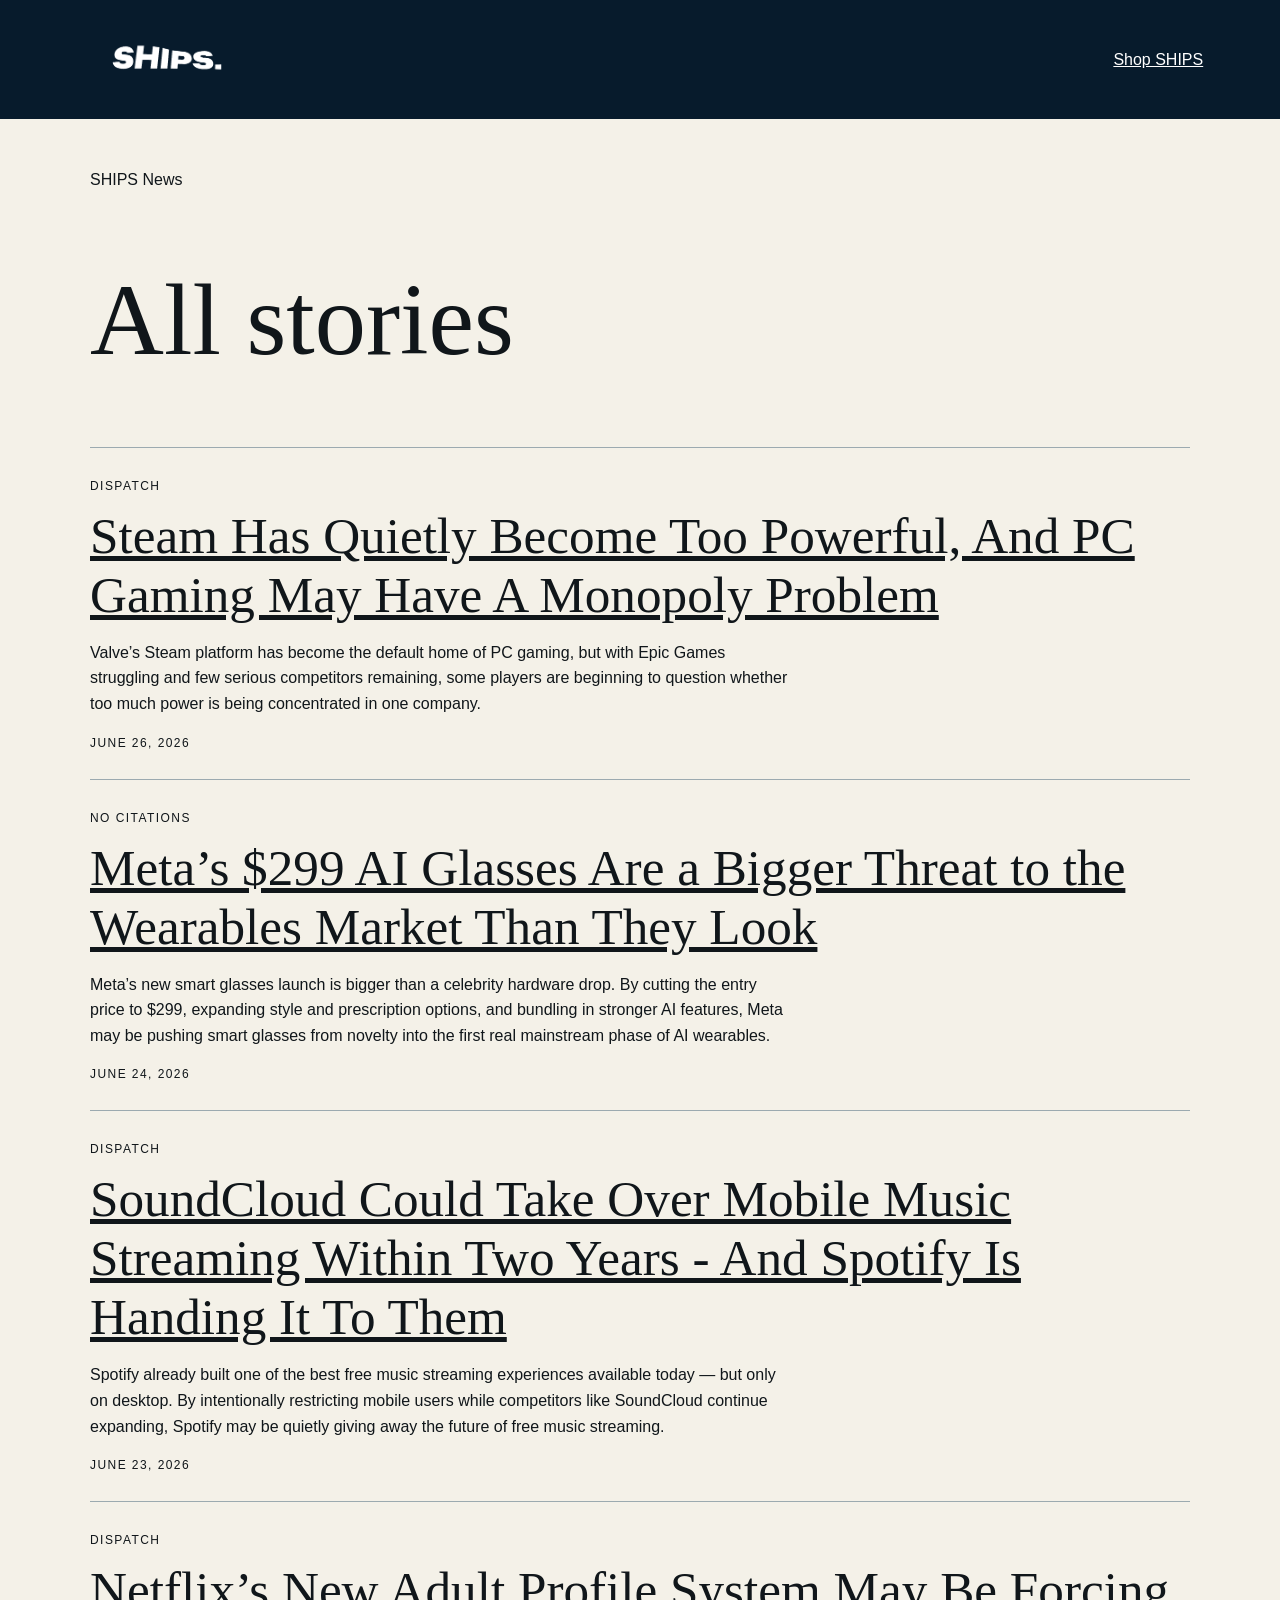
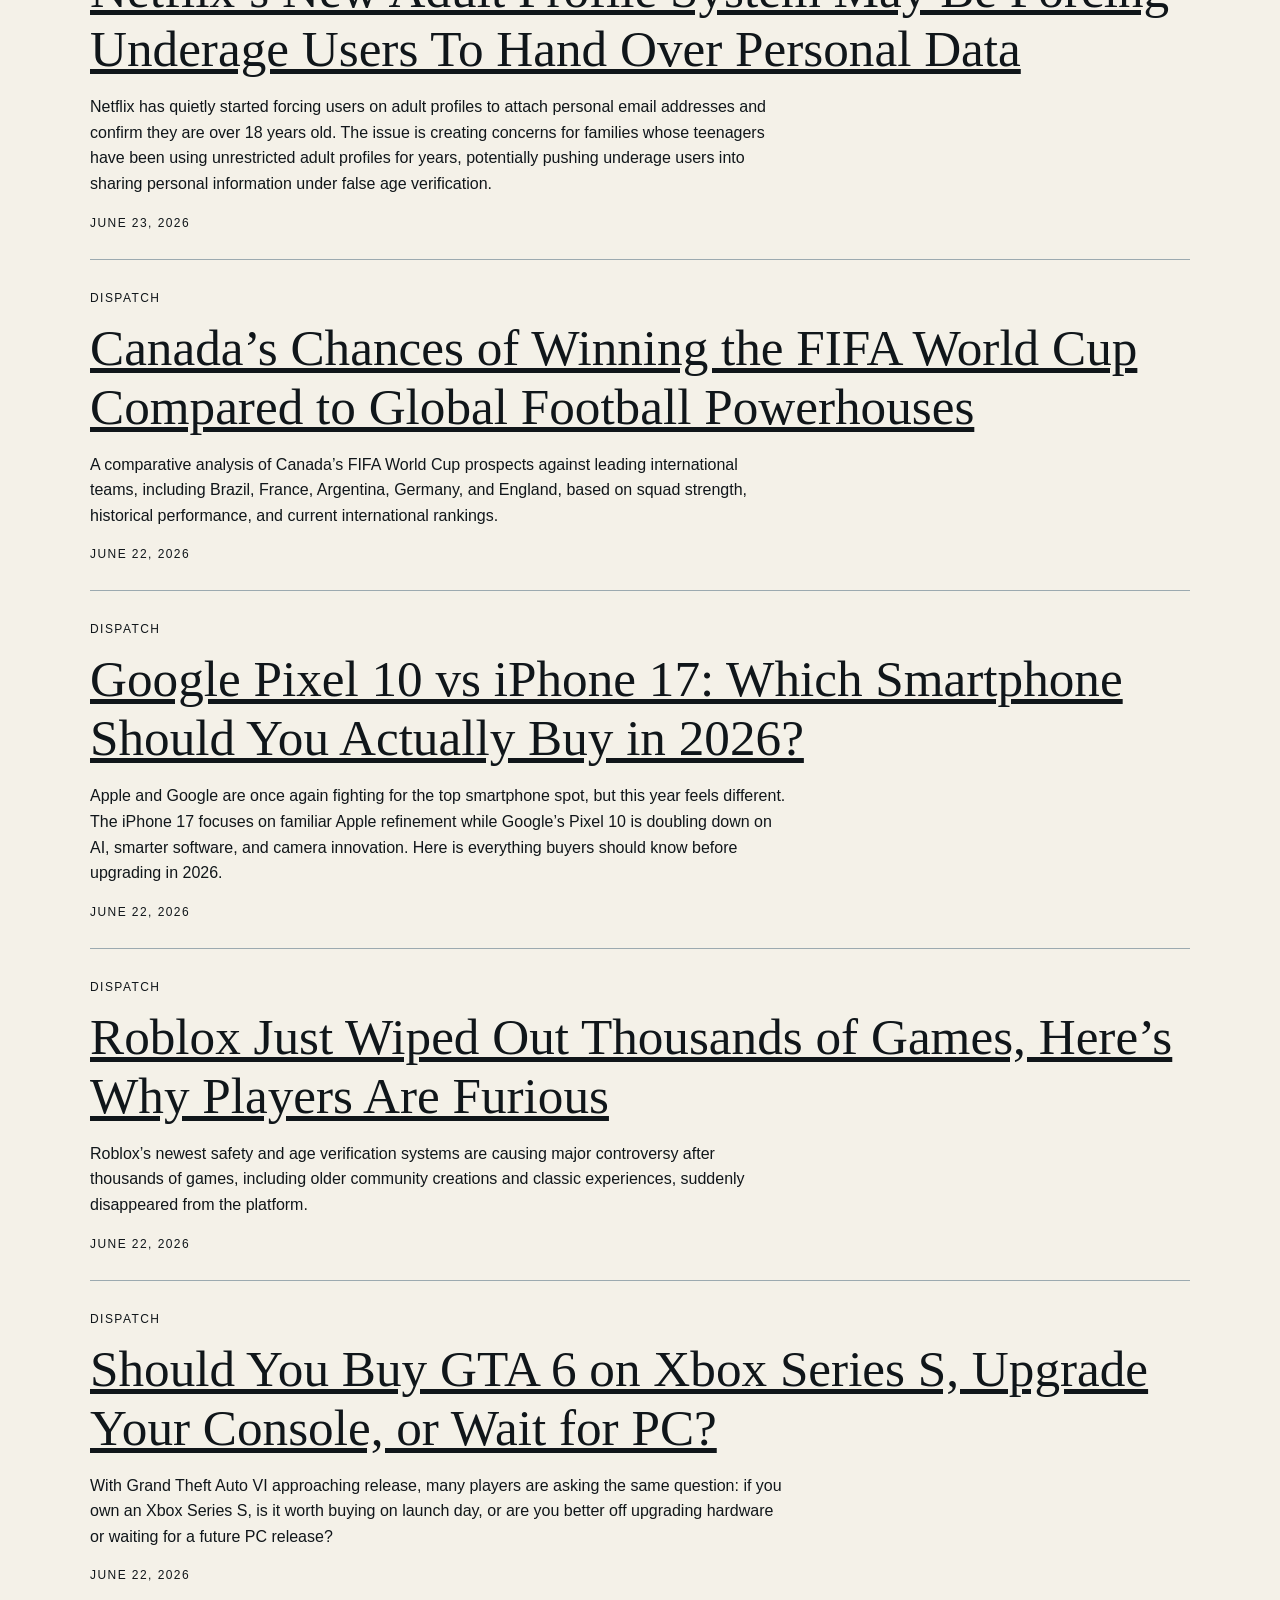
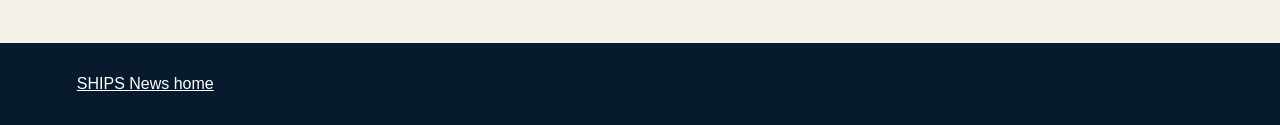
<file: articles.html>
<!doctype html>
<html lang="en">
  <head>
    <meta charset="UTF-8" />
    <meta name="viewport" content="width=device-width, initial-scale=1.0" />
    <meta name="description" content="Browse every published story from SHIPS News." />
    <link rel="canonical" href="https://news.theshipsshop.com/articles.html" />
    <title>All Stories | SHIPS News</title>
    <link rel="icon" type="image/png" href="favicon.png" />
    <style>body{margin:0;background:#f4f1e8;color:#10161a;font-family:Arial,sans-serif}header,main,footer{padding:32px clamp(20px,6vw,88px)}header,footer{background:#071b2c;color:#fff}header{display:flex;justify-content:space-between;align-items:center}header img{width:180px;max-width:45vw}a{color:inherit}main{max-width:1100px;margin:auto}h1,h2{font-family:Georgia,serif;font-weight:500}h1{font-size:clamp(3rem,8vw,7rem)}article{padding:28px 0;border-top:1px solid #9caab0}article span,time{font-size:.75rem;text-transform:uppercase;letter-spacing:.12em}h2{font-size:clamp(1.8rem,4vw,3.5rem);margin:12px 0}p{max-width:700px;line-height:1.6}</style>
  </head>
  <body>
    <header><a href="index.html"><img src="images/ships-logo-white.png" alt="SHIPS" /></a><a href="https://theshipsshop.com">Shop SHIPS</a></header>
    <main>
      <p>SHIPS News</p>
      <h1>All stories</h1>
      <section aria-label="Published stories">
        <article>
          <span>Dispatch</span>
          <h2><a href="article.html?slug=steam-has-quietly-become-too-powerful-pc-gaming-monopoly-concerns">Steam Has Quietly Become Too Powerful, And PC Gaming May Have A Monopoly Problem</a></h2>
          <p>Valve’s Steam platform has become the default home of PC gaming, but with Epic Games struggling and few serious competitors remaining, some players are beginning to question whether too much power is being concentrated in one company.</p>
          <time datetime="2026-06-26T22:26:15.745+00:00">June 26, 2026</time>
        </article>
<article>
          <span>No Citations</span>
          <h2><a href="article.html?slug=meta-299-ai-glasses-wearables-market-impact">Meta’s $299 AI Glasses Are a Bigger Threat to the Wearables Market Than They Look</a></h2>
          <p>Meta’s new smart glasses launch is bigger than a celebrity hardware drop. By cutting the entry price to $299, expanding style and prescription options, and bundling in stronger AI features, Meta may be pushing smart glasses from novelty into the first real mainstream phase of AI wearables.</p>
          <time datetime="2026-06-24T00:24:17.542+00:00">June 24, 2026</time>
        </article>
<article>
          <span>Dispatch</span>
          <h2><a href="article.html?slug=soundcloud-could-take-over-mobile-music-streaming-within-two-years-and-spotify-is-handing-it-to-them">SoundCloud Could Take Over Mobile Music Streaming Within Two Years - And Spotify Is Handing It To Them</a></h2>
          <p>Spotify already built one of the best free music streaming experiences available today — but only on desktop. By intentionally restricting mobile users while competitors like SoundCloud continue expanding, Spotify may be quietly giving away the future of free music streaming.</p>
          <time datetime="2026-06-23T01:42:54.692+00:00">June 23, 2026</time>
        </article>
<article>
          <span>Dispatch</span>
          <h2><a href="article.html?slug=netflix-s-new-adult-profile-system-may-be-forcing-underage-users-to-hand-over-personal-data">Netflix’s New Adult Profile System May Be Forcing Underage Users To Hand Over Personal Data</a></h2>
          <p>Netflix has quietly started forcing users on adult profiles to attach personal email addresses and confirm they are over 18 years old. The issue is creating concerns for families whose teenagers have been using unrestricted adult profiles for years, potentially pushing underage users into sharing personal information under false age verification.</p>
          <time datetime="2026-06-23T01:22:11.487+00:00">June 23, 2026</time>
        </article>
<article>
          <span>Dispatch</span>
          <h2><a href="article.html?slug=canada-s-chances-of-winning-the-fifa-world-cup">Canada’s Chances of Winning the FIFA World Cup Compared to Global Football Powerhouses</a></h2>
          <p>A comparative analysis of Canada’s FIFA World Cup prospects against leading international teams, including Brazil, France, Argentina, Germany, and England, based on squad strength, historical performance, and current international rankings.</p>
          <time datetime="2026-06-22T21:22:14.089+00:00">June 22, 2026</time>
        </article>
<article>
          <span>Dispatch</span>
          <h2><a href="article.html?slug=google-pixel-10-vs-iphone-17-2026">Google Pixel 10 vs iPhone 17: Which Smartphone Should You Actually Buy in 2026?</a></h2>
          <p>Apple and Google are once again fighting for the top smartphone spot, but this year feels different. The iPhone 17 focuses on familiar Apple refinement while Google’s Pixel 10 is doubling down on AI, smarter software, and camera innovation. Here is everything buyers should know before upgrading in 2026.</p>
          <time datetime="2026-06-22T01:36:22.587+00:00">June 22, 2026</time>
        </article>
<article>
          <span>Dispatch</span>
          <h2><a href="article.html?slug=roblox-just-wiped-out-thousands-of-games-here-s-why-players-are-furious">Roblox Just Wiped Out Thousands of Games, Here’s Why Players Are Furious</a></h2>
          <p>Roblox’s newest safety and age verification systems are causing major controversy after thousands of games, including older community creations and classic experiences, suddenly disappeared from the platform.</p>
          <time datetime="2026-06-22T01:15:25.227+00:00">June 22, 2026</time>
        </article>
<article>
          <span>Dispatch</span>
          <h2><a href="article.html?slug=gta-6-xbox-series-s-vs-pc-worth-it">Should You Buy GTA 6 on Xbox Series S, Upgrade Your Console, or Wait for PC?</a></h2>
          <p>With Grand Theft Auto VI approaching release, many players are asking the same question: if you own an Xbox Series S, is it worth buying on launch day, or are you better off upgrading hardware or waiting for a future PC release?</p>
          <time datetime="2026-06-22T01:06:55.046+00:00">June 22, 2026</time>
        </article>
      </section>
    </main>
    <footer><a href="index.html">SHIPS News home</a></footer>
  </body>
</html>
</file>
